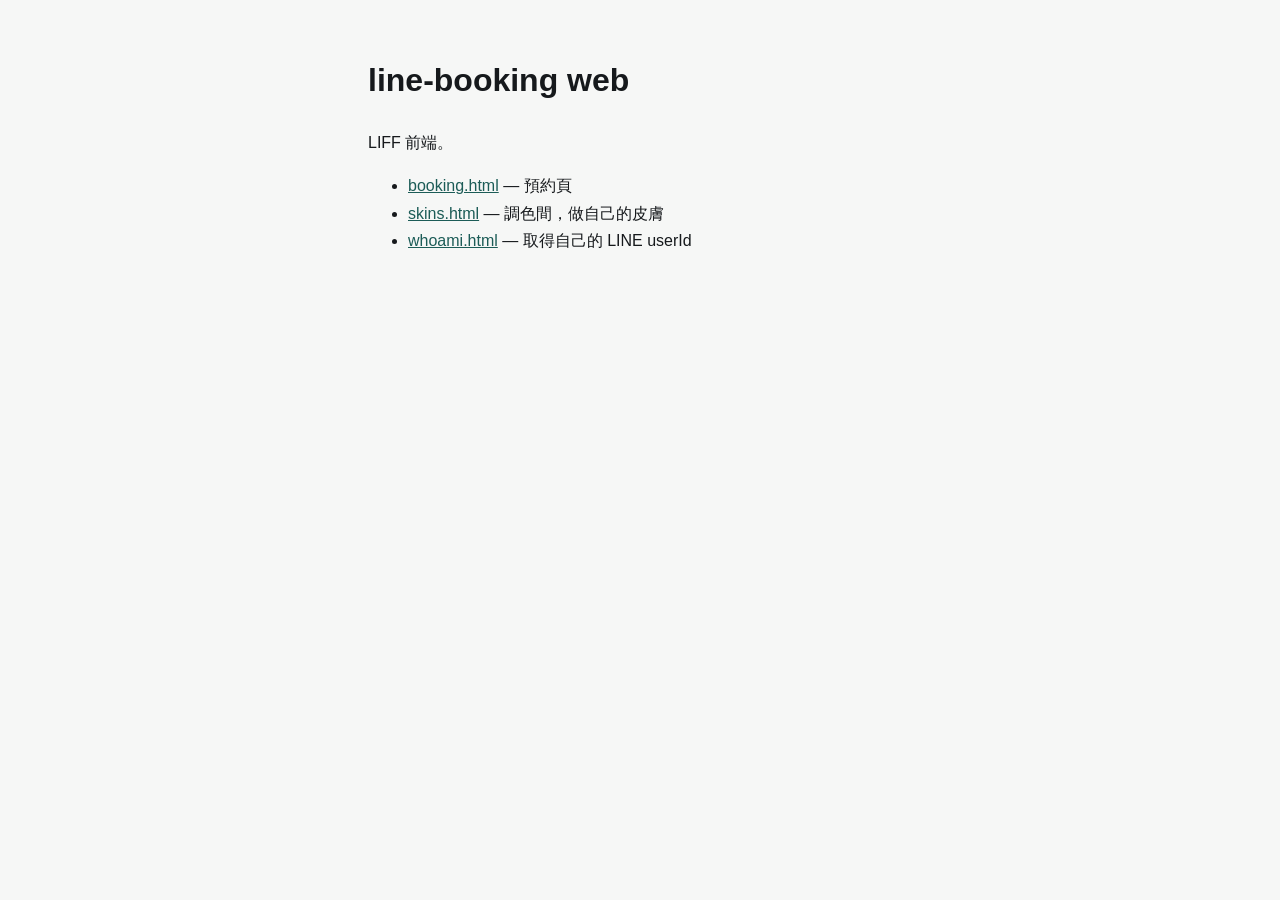
<file: index.html>
<!doctype html>
<html lang="zh-Hant">
<head>
<meta charset="utf-8">
<meta name="viewport" content="width=device-width,initial-scale=1">
<!-- 除錯頁：LINE 內建瀏覽器快取很兇，改完常常拿到舊版。
     meta 只是盡力而為（靜態站無法自訂 HTTP 標頭），真的沒更新時
     改用 https://liff.line.me/<liffId>?v=<隨便換一個數字> 一定繞得掉。 -->
<meta http-equiv="Cache-Control" content="no-cache, no-store, must-revalidate">
<meta http-equiv="Pragma" content="no-cache">
<meta http-equiv="Expires" content="0">
<title>line-booking web</title>
<style>
  body{margin:0;padding:2rem 1.25rem;background:#f6f7f6;color:#16191c;
    font:16px/1.7 -apple-system,BlinkMacSystemFont,"PingFang TC","Noto Sans TC",sans-serif}
  @media (prefers-color-scheme:dark){body{background:#111514;color:#e7ebe8}}
  .wrap{max-width:34rem;margin:0 auto}
  a{color:#1c5c57}
  @media (prefers-color-scheme:dark){a{color:#69c0b5}}
</style>
</head>
<body>
<div class="wrap">
  <h1>line-booking web</h1>
  <p>LIFF 前端。</p>
  <ul>
    <li><a href="booking.html">booking.html</a> — 預約頁</li>
    <li><a href="skins.html">skins.html</a> — 調色間，做自己的皮膚</li>
    <li><a href="whoami.html">whoami.html</a> — 取得自己的 LINE userId</li>
  </ul>
</div>
</body>
</html>
</file>
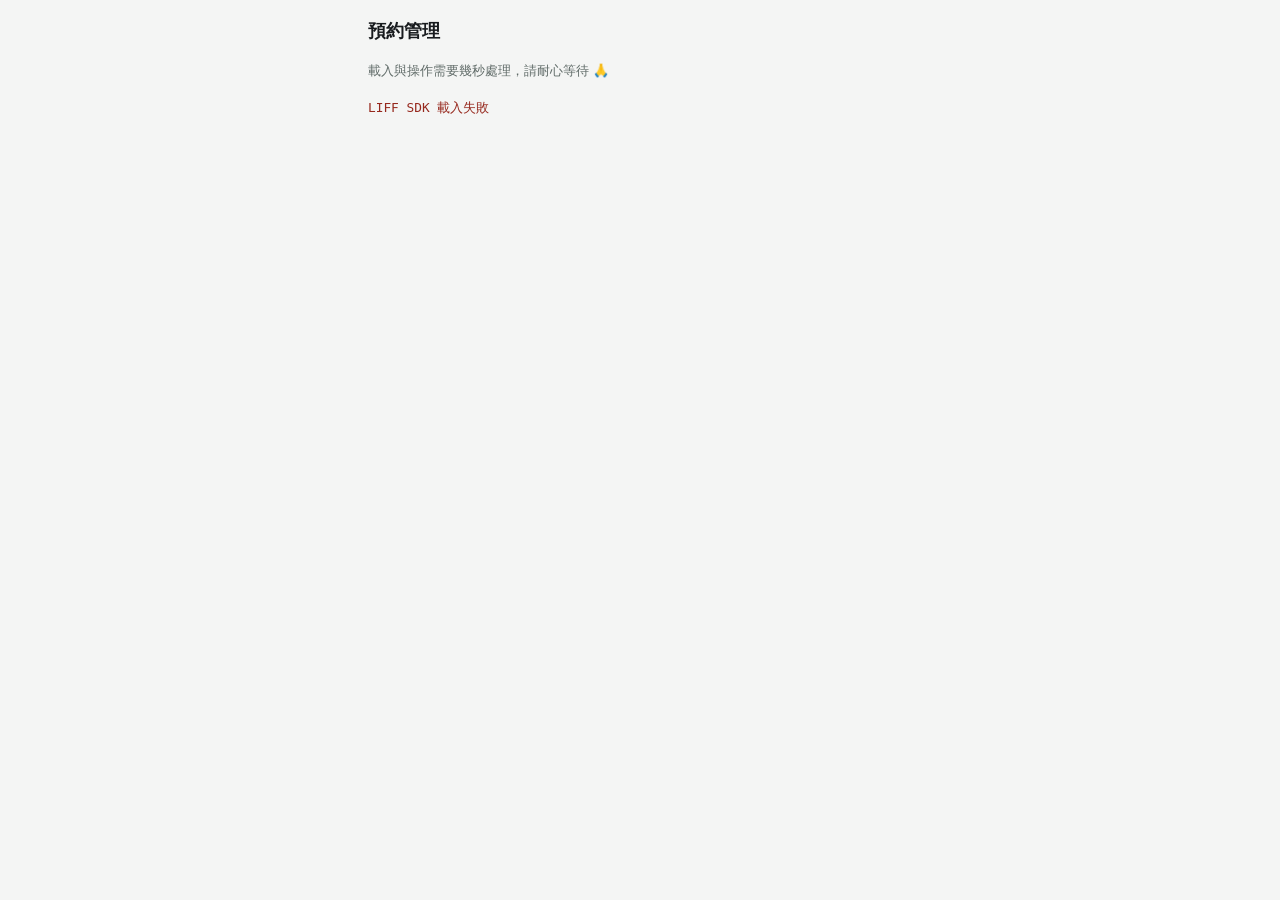
<file: admin.html>
<!doctype html>
<html lang="zh-Hant">
<head>
<meta charset="utf-8">
<meta name="viewport" content="width=device-width,initial-scale=1">
<meta http-equiv="Cache-Control" content="no-cache, no-store, must-revalidate">
<meta http-equiv="Pragma" content="no-cache">
<meta http-equiv="Expires" content="0">
<title>預約管理 — line-booking</title>
<style>
  :root{
    --bg:#f4f5f4; --card:#fff; --ink:#181b1e; --muted:#616c69;
    --rule:#d8ddda; --accent:#1c5c57; --accent-wash:#e2efec;
    --pend:#8a5709; --pend-wash:#f6e9d0;
    --ok:#276b4c; --ok-wash:#dcebe1;
    --err:#96281d; --err-wash:#f7e2de;
  }
  @media (prefers-color-scheme:dark){
    :root{--bg:#111514;--card:#191e1c;--ink:#e5e9e6;--muted:#96a19c;
          --rule:#2b3230;--accent:#6cc0b4;--accent-wash:#14302c;
          --pend:#e0a44f;--pend-wash:#31240f;
          --ok:#6bc194;--ok-wash:#152c20;
          --err:#e5877b;--err-wash:#301715;}
  }
  *{box-sizing:border-box}
  body{margin:0;background:var(--bg);color:var(--ink);
    font:16px/1.6 -apple-system,BlinkMacSystemFont,"PingFang TC","Noto Sans TC",sans-serif;
    padding:1rem 1rem 4rem;-webkit-font-smoothing:antialiased}
  .wrap{max-width:34rem;margin:0 auto;display:flex;flex-direction:column;gap:1rem}
  h1{font-size:1.15rem;margin:0}
  #status{font-size:.8rem;color:var(--muted);font-family:ui-monospace,monospace;margin:0}
  .hide{display:none}
  .card{background:var(--card);border:1px solid var(--rule);border-radius:.6rem;padding:1rem}

  .bar{display:flex;align-items:center;gap:.6rem}
  .bar h2{flex:1;text-align:center;font-size:1.02rem;margin:0;
    font-variant-numeric:tabular-nums}
  .bar button{font:inherit;width:2.4rem;height:2.4rem;border-radius:.45rem;cursor:pointer;
    border:1px solid var(--rule);background:var(--card);color:var(--ink)}

  ol.grid{list-style:none;margin: .8rem 0 0;padding:0;display:grid;
    grid-template-columns:repeat(7,1fr);gap:4px}
  ol.grid li{min-height:3.2rem}
  .day{width:100%;height:100%;border:1px solid var(--rule);border-radius:.4rem;
    background:var(--card);color:var(--ink);font:inherit;cursor:pointer;
    display:flex;flex-direction:column;align-items:center;justify-content:center;gap:.1rem;
    padding:.2rem}
  .day[data-state="closed"],.day[data-state="past"],.day[data-state="out_of_range"]{
    color:var(--muted);background:transparent;border-color:transparent;cursor:default}
  .day .n{font-variant-numeric:tabular-nums;font-weight:600}
  .day .b{font-size:.62rem;line-height:1.2;padding:.05em .4em;border-radius:.6em}
  .day .b.pend{background:var(--pend-wash);color:var(--pend)}
  .day .b.conf{background:var(--err-wash);color:var(--err)}
  .day[aria-selected="true"]{outline:2px solid var(--accent);outline-offset:-1px}
  .wk{list-style:none;margin:.8rem 0 0;padding:0;display:grid;
    grid-template-columns:repeat(7,1fr);gap:4px;
    font-size:.7rem;color:var(--muted);text-align:center}

  .slot{border:1px solid var(--rule);border-radius:.5rem;padding: .7rem .8rem;
    display:flex;flex-direction:column;gap:.5rem;margin-top:.6rem}
  .slot[data-state="closed"]{opacity:.55}
  .slot .head{display:flex;align-items:baseline;gap:.6rem;flex-wrap:wrap}
  .slot .time{font-weight:600;font-variant-numeric:tabular-nums}
  .tag{font-size:.7rem;padding:.1em .5em;border-radius:.6em;white-space:nowrap}
  .tag.open{background:var(--accent-wash);color:var(--accent)}
  .tag.booked{background:var(--pend-wash);color:var(--pend)}
  .tag.closed,.tag.past,.tag.out_of_range{background:transparent;color:var(--muted);
    border:1px solid var(--rule)}
  .tag.conflict{background:var(--err-wash);color:var(--err)}
  .tag.confirmed{background:var(--ok-wash);color:var(--ok)}
  .who{font-size:.92rem;display:flex;flex-direction:column;gap:.15rem}
  .who .note{color:var(--muted);font-size:.84rem;white-space:pre-wrap}
  .acts{display:flex;gap:.6rem;flex-wrap:wrap}
  .acts button{font:inherit;font-size:.9rem;padding:.5rem .9rem;border-radius:.45rem;cursor:pointer}
  .btn-ok{border:1px solid var(--accent);background:var(--accent);color:#fff}
  .btn-no{border:1px solid var(--err);background:transparent;color:var(--err)}
  .acts button:disabled{opacity:.5;cursor:default}
  .btn-sm{border:1px solid var(--rule);background:var(--card);color:var(--muted);
    font-size:.8rem !important;padding:.35rem .7rem !important}
  .dayacts{display:flex;gap:.5rem;flex-wrap:wrap;margin-top:.6rem}
  .acts label{display:flex;align-items:center;gap:.3rem;font-size:.82rem;color:var(--muted)}
  .msg{font-size:.85rem;color:var(--muted)}
  .msg[data-tone="error"]{color:var(--err)}
  button:focus-visible{outline:2px solid var(--accent);outline-offset:2px}
</style>
</head>
<body>
<div class="wrap">
  <h1>預約管理</h1>
  <p style="margin:0;font-size:.8rem;color:var(--muted)">載入與操作需要幾秒處理，請耐心等待 🙏</p>
  <p id="status">載入 LIFF SDK…</p>

  <div id="cal" class="card hide">
    <div class="bar">
      <button id="prev" type="button" aria-label="上個月">←</button>
      <h2 id="title"></h2>
      <button id="next" type="button" aria-label="下個月">→</button>
    </div>
    <ol class="wk"><li>一</li><li>二</li><li>三</li><li>四</li><li>五</li><li>六</li><li>日</li></ol>
    <ol class="grid" id="grid"></ol>
    <p class="msg" id="calmsg"></p>
  </div>

  <div id="daycard" class="card hide">
    <h2 id="daytitle" style="margin:0;font-size:1rem"></h2>
    <div class="dayacts acts">
      <button type="button" class="btn-sm" data-dact="open_day">整日開放</button>
      <button type="button" class="btn-sm" data-dact="close_day">整日公休</button>
      <button type="button" class="btn-sm" data-dact="reset">回預設</button>
      <button type="button" class="btn-sm" data-dact="reschedule">整日改期</button>
    </div>
    <div id="slots"></div>
    <p class="msg" id="daymsg"></p>
  </div>
</div>

<script src="https://static.line-scdn.net/liff/edge/2/sdk.js"></script>
<script>
(function () {
  'use strict';

  var LIFF_ID = '2011187534-7AVcJ9o4';   // admin-dev
  var GAS_URL = 'https://script.google.com/macros/s/AKfycbyxFgaXWd932IzRUb2wqH-r164B3t3K-F0gkxls9DpK7vfZR6_7DM1FeuJjGFTjh3R1Og/exec';

  var idToken = null;
  var cur = new Date(); cur.setDate(1);
  var selected = null;

  var $ = function (id) { return document.getElementById(id); };
  function setStatus(t, tone) {
    $('status').textContent = t || '';
    if (tone) $('status').style.color = 'var(--err)'; else $('status').style.color = '';
  }
  function esc(s) {
    return String(s).replace(/[&<>"]/g, function (c) {
      return { '&': '&amp;', '<': '&lt;', '>': '&gt;', '"': '&quot;' }[c];
    });
  }
  function pad(n) { return (n < 10 ? '0' : '') + n; }

  /* 過期頁面自救：偵測 + 自動重新登入，理由與 booking 頁相同 */
  function tokenStale() {
    try {
      var d = liff.getDecodedIDToken();
      return !d || !d.exp || (d.exp * 1000 - Date.now() < 60000);
    } catch (e) { return true; }
  }
  function relogin() {
    try {
      var last = Number(sessionStorage.getItem('lba.relogin') || 0);
      if (Date.now() - last < 120000) return false;
      sessionStorage.setItem('lba.relogin', String(Date.now()));
    } catch (e) {}
    setStatus('登入已過期，自動重新登入中…');
    try { liff.logout(); } catch (e) {}
    if (liff.isInClient && liff.isInClient()) {
      /* LIFF 瀏覽器內不可呼叫 liff.login()（會 400）——
         登入是 liff.init() 自動做的，logout 後 reload 即重新取得新 token */
      window.location.reload();
    } else {
      liff.login({ redirectUri: window.location.href });
    }
    return true;
  }
  window.addEventListener('pageshow', function (e) {
    if (e.persisted) window.location.reload();
  });

  /* text/plain 避開 preflight，理由同 booking 頁 */
  function call(action, payload) {
    if (tokenStale() && relogin()) return new Promise(function () {});
    payload = payload || {};
    payload.idToken = idToken;
    return fetch(GAS_URL, {
      method: 'POST',
      headers: { 'Content-Type': 'text/plain;charset=utf-8' },
      body: JSON.stringify({ action: action, payload: payload })
    }).then(function (r) { return r.text(); }).then(function (t) {
      var b; try { b = JSON.parse(t); } catch (e) {
        throw { code: 'BAD_RESPONSE', message: '後端回的不是 JSON（剛 deploy 完稍等重試）' };
      }
      if (!b.ok) {
        var err = b.error || { code: 'UNKNOWN', message: '未知錯誤' };
        if (err.code === 'UNAUTHORIZED' && relogin()) return new Promise(function () {});
        throw err;
      }
      return b.data;
    });
  }

  /* ── 月曆 ── */
  function loadMonth() {
    var y = cur.getFullYear(), m = cur.getMonth() + 1;
    $('title').textContent = y + ' 年 ' + m + ' 月';
    $('calmsg').textContent = '載入中…';
    $('grid').innerHTML = '';

    call('admin.getMonth', { year: y, month: m }).then(function (data) {
      $('calmsg').textContent = '';
      var first = (new Date(y, m - 1, 1).getDay() + 6) % 7;   /* 週一為每週首日 */
      var days = new Date(y, m, 0).getDate();
      var html = '';
      for (var i = 0; i < first; i++) html += '<li></li>';
      for (var d2 = 1; d2 <= days; d2++) {
        var ds = y + '-' + pad(m) + '-' + pad(d2);
        var x = data[ds] || { state: 'closed', pending: 0, conflict: false };
        var badges = '';
        if (x.pending) badges += '<span class="b pend">待' + x.pending + '</span>';
        if (x.conflict) badges += '<span class="b conf">衝突</span>';
        html += '<li><button type="button" class="day" data-date="' + ds + '"' +
                ' data-state="' + esc(x.state) + '"' +
                (selected === ds ? ' aria-selected="true"' : '') + '>' +
                '<span class="n">' + d2 + '</span>' + badges + '</button></li>';
      }
      $('grid').innerHTML = html;
    }).catch(function (e) {
      $('calmsg').textContent = (e.code ? e.code + '：' : '') + (e.message || e);
      $('calmsg').setAttribute('data-tone', 'error');
    });
  }

  /* ── 單日 ── */
  var STATE_TXT = { open: '開放中', booked: '有預約', closed: '未開放',
                    past: '已過期', out_of_range: '超出範圍' };

  function loadDay(ds) {
    selected = ds;
    $('daycard').classList.remove('hide');
    $('daytitle').textContent = ds;
    $('slots').innerHTML = '';
    $('daymsg').textContent = '載入中…';
    Array.prototype.forEach.call(document.querySelectorAll('.day'), function (el) {
      el.setAttribute('aria-selected', el.getAttribute('data-date') === ds ? 'true' : 'false');
    });

    call('admin.getDay', { date: ds }).then(function (data) {
      $('daymsg').textContent = '';
      var html = '';
      data.slots.forEach(function (s) {
        var st = s.booking && s.booking.status === 'confirmed' ? 'confirmed' : s.state;
        html += '<div class="slot" data-state="' + esc(s.state) + '">' +
          '<div class="head"><span class="time">' + esc(s.start) + ' – ' + esc(s.end) + '</span>' +
          '<span class="tag ' + esc(st) + '">' + esc(s.booking ?
              (s.booking.status === 'pending' ? '待確認' : '已確認') : (STATE_TXT[s.state] || s.state)) + '</span>' +
          (s.conflict ? '<span class="tag conflict">⚠ 與日曆行程重疊</span>' : '') +
          '</div>';
        if (s.booking) {
          var b = s.booking;
          html += '<div class="who"><span>' + esc(b.name) +
                  (b.phone ? '　<a href="tel:' + esc(b.phone) + '">' + esc(b.phone) + '</a>' : '') +
                  (b.hasLine ? '' : '　(無 LINE)') + '</span>' +
                  (b.note ? '<span class="note">' + esc(b.note) + '</span>' : '') + '</div>';
          if (b.status === 'pending') {
            html += '<div class="acts" data-bid="' + esc(b.bookingId) + '">' +
              '<button type="button" class="btn-ok" data-act="confirm">確認</button>' +
              '<button type="button" class="btn-no" data-act="reject">婉拒</button>' +
              '<label><input type="checkbox" data-block>同時封鎖</label></div>';
          } else if (b.status === 'confirmed') {
            /* v1.5 改期退場：與顧客人工談妥新時間後，把這筆從系統移出（不推播） */
            html += '<div class="acts" data-bid="' + esc(b.bookingId) + '">' +
              '<button type="button" class="btn-no" data-act="cancel">取消（已改期）</button></div>';
          }
        } else if (s.state === 'open' || s.state === 'closed') {
          /* 沒預約的格：單格開關。past / out_of_range 沒得調 */
          html += '<div class="acts" data-idx="' + s.idx + '">' +
            (s.state === 'closed'
              ? '<button type="button" class="btn-sm" data-sact="open">開放此格</button>'
              : '<button type="button" class="btn-sm" data-sact="close">關閉此格</button>') +
            '<button type="button" class="btn-sm" data-sact="reset">回預設</button></div>';
        }
        html += '</div>';
      });
      $('slots').innerHTML = html;
    }).catch(function (e) {
      $('daymsg').textContent = (e.code ? e.code + '：' : '') + (e.message || e);
      $('daymsg').setAttribute('data-tone', 'error');
    });
  }

  /* ── 確認 / 婉拒 ── */
  function act(box, action) {
    var bid = box.getAttribute('data-bid');
    var payload = { bookingId: bid };
    if (action === 'admin.cancelBooking') {
      /* v1.5：取消不推播——前提是新時間已人工談妥，這裡把前提講明 */
      if (!window.confirm('取消這筆預約？\n系統「不會」通知顧客——請確認已與顧客人工談妥改期。\n之後請把新時間記入你的主日曆。')) return;
    }
    if (action === 'admin.rejectBooking') {
      var reason = window.prompt('婉拒原因（會推播給客戶，可留空）', '');
      if (reason === null) return;                     // 按取消
      payload.reason = reason;
      var blockEl = box.querySelector('[data-block]');
      payload.block = !!(blockEl && blockEl.checked);
      if (payload.block && !window.confirm('確定同時封鎖這位客戶？此後其預約一律被拒。')) return;
    }
    Array.prototype.forEach.call(box.querySelectorAll('button'), function (b) { b.disabled = true; });
    $('daymsg').textContent = '處理中…';

    call(action, payload).then(function () {
      $('daymsg').textContent = '';
      loadDay(selected);   // 重拉單日與月曆徽章
      loadMonth();
    }).catch(function (e) {
      Array.prototype.forEach.call(box.querySelectorAll('button'), function (b) { b.disabled = false; });
      $('daymsg').textContent = '失敗 — ' + (e.code ? e.code + '：' : '') + (e.message || e);
      $('daymsg').setAttribute('data-tone', 'error');
    });
  }

  /* ── 事件 ── */
  $('prev').addEventListener('click', function () { cur.setMonth(cur.getMonth() - 1); loadMonth(); });
  $('next').addEventListener('click', function () { cur.setMonth(cur.getMonth() + 1); loadMonth(); });
  $('grid').addEventListener('click', function (e) {
    var el = e.target.closest ? e.target.closest('.day') : null;
    if (!el) return;
    var st = el.getAttribute('data-state');
    if (st === 'closed' || st === 'out_of_range') { /* 管理端也看得到公休日的預約狀況 */ }
    loadDay(el.getAttribute('data-date'));
  });
  $('slots').addEventListener('click', function (e) {
    var btn = e.target.closest ? e.target.closest('button[data-act]') : null;
    if (btn) {
      var box = btn.closest('.acts');
      var a = btn.getAttribute('data-act');
      act(box, a === 'confirm' ? 'admin.confirmBooking' :
               a === 'cancel'  ? 'admin.cancelBooking'  : 'admin.rejectBooking');
      return;
    }
    var sbtn = e.target.closest ? e.target.closest('button[data-sact]') : null;
    if (!sbtn) return;
    var sbox = sbtn.closest('.acts');
    setCall('admin.setSlot', {
      date: selected,
      slotIdx: Number(sbox.getAttribute('data-idx')),
      action: sbtn.getAttribute('data-sact')
    }, sbox);
  });

  document.querySelector('.dayacts').addEventListener('click', function (e) {
    var btn = e.target.closest ? e.target.closest('button[data-dact]') : null;
    if (!btn || !selected) return;
    var action = btn.getAttribute('data-dact');
    if (action === 'reschedule') {
      /* v1.5 整日改期：取消全日（不推播）＋自動公休 */
      if (!window.confirm(selected + ' 整日改期？\n該日「全部」系統預約會被取消且「不會」通知顧客\n（請確認新時間都已人工談妥），並自動設為整日公休。')) return;
      setCall('admin.rescheduleDay', { date: selected }, btn.parentElement);
      return;
    }
    if (action === 'close_day' && !window.confirm(selected + ' 整日設為公休？')) return;
    setCall('admin.setDay', { date: selected, action: action }, btn.parentElement);
  });

  function setCall(api, payload, box) {
    Array.prototype.forEach.call(box.querySelectorAll('button'), function (b) { b.disabled = true; });
    $('daymsg').textContent = '處理中…';
    call(api, payload).then(function (data) {
      /* .dayacts 是靜態元素，不像 #slots 會整塊重建，成功後必須自己解鎖 */
      Array.prototype.forEach.call(box.querySelectorAll('button'), function (b) { b.disabled = false; });
      $('daymsg').textContent = (data && data.cancelled)
        ? '整日改期完成：已取消 ' + data.cancelled.length + ' 筆（未推播）並設公休'
        : '';
      /* 裁決過的行為：close_day 壓不掉單格的 open override，後端會回報殘留 */
      if (data && data.remainingSlotOverrides && data.remainingSlotOverrides.length) {
        window.alert('⚠ 已設整日公休，但以下時段有「單格開放」設定仍然有效：\n' +
          data.remainingSlotOverrides.map(function (i) {
            return ['11:00','13:30','16:00','18:30','21:00'][i];
          }).join('、') + '\n要完全公休請把這些格「回預設」。');
      }
      loadDay(selected);
      loadMonth();
    }).catch(function (e2) {
      Array.prototype.forEach.call(box.querySelectorAll('button'), function (b) { b.disabled = false; });
      $('daymsg').textContent = '失敗 — ' + (e2.code ? e2.code + '：' : '') + (e2.message || e2);
      $('daymsg').setAttribute('data-tone', 'error');
    });
  }

  /* ── 起動 ── */
  if (typeof liff === 'undefined') { setStatus('LIFF SDK 載入失敗', 1); return; }
  liff.init({ liffId: LIFF_ID }).then(function () {
    if (!liff.isLoggedIn()) {
      setStatus('未登入，導向 LINE Login…');
      if (liff.isInClient && liff.isInClient()) { window.location.reload(); }
      else { liff.login({ redirectUri: window.location.href }); }
      return;
    }
    if (tokenStale() && relogin()) return;
    idToken = liff.getIDToken();
    setStatus('');
    $('cal').classList.remove('hide');
    loadMonth();
  }).catch(function (e) {
    setStatus('liff.init 失敗：' + (e && e.message ? e.message : e), 1);
  });
})();
</script>
</body>
</html>
</file>
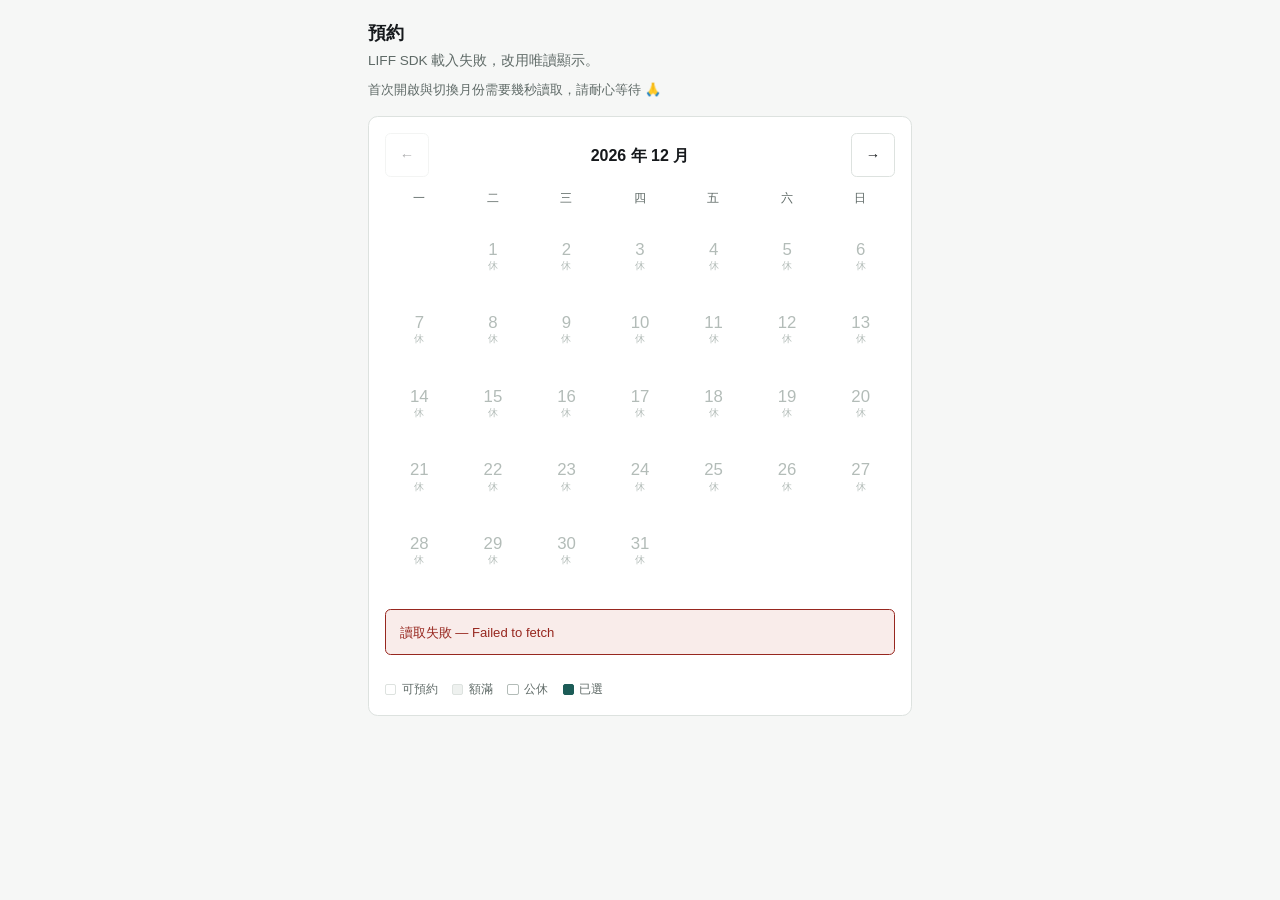
<file: booking.html>
<!doctype html>
<html lang="zh-Hant">
<head>
<meta charset="utf-8">
<meta name="viewport" content="width=device-width,initial-scale=1,viewport-fit=cover">
<meta http-equiv="Cache-Control" content="no-cache, no-store, must-revalidate">
<meta http-equiv="Pragma" content="no-cache">
<meta http-equiv="Expires" content="0">
<title>預約 — line-booking</title>
<link rel="stylesheet" href="assets/base.css">
</head>
<body class="lb-body">

<div class="lb-shell">

  <header class="lb-head">
    <h1>預約</h1>
    <p class="lb-sub" id="sub">載入中…</p>
    <p class="lb-notice">首次開啟與切換月份需要幾秒讀取，請耐心等待 🙏</p>
  </header>

  <!-- 皮膚切換條已移除（2026-08-26）：試皮膚改用調色間 skins.html，
       或網址加 ?skin=washi。日後皮膚選擇移到後台。 -->

  <main id="app"></main>

  <section class="lb-mine lb-hide" id="mine">
    <h2>我的預約</h2>
    <ul id="mineList"></ul>
    <p class="lb-notice">如需變更或取消，請直接與本店聯繫。</p>
  </section>

</div>

<script src="https://static.line-scdn.net/liff/edge/2/sdk.js"></script>

<script src="assets/config.js"></script>
<script src="assets/skin-engine.js"></script>

<!-- ── 皮膚 ────────────────────────────────────────────────────
     新增一個皮膚 = 在 skins/ 放一個檔 + 這裡加一行。就這樣。 -->
<script src="skins/classic.js"></script>
<script src="skins/washi.js"></script>
<script src="skins/neon.js"></script>
<script src="skins/ledger.js"></script>

<script src="assets/booking-core.js"></script>

<script>
(function () {
  'use strict';

  var CFG = window.LB_CONFIG;
  var sub = document.getElementById('sub');

  /* 皮膚仍照 DEFAULT_SKIN / ?skin= / localStorage 生效，只是不再給客戶選單 */
  LB.Skins.boot();

  /* ── 元件 ── */
  var app = new LB.Booking(document.getElementById('app'));

  function start(note) {
    sub.textContent = note;
    app.load();
  }

  /* ── 我的預約（唯讀，規格 §8.3）── */
  function loadMine() {
    if (LB.util.isMock()) return;
    LB.util.call('myBookings', {}).then(function (raw) {
      if (!raw || raw.ok === false) return;   // 讀不到就整區不顯示，不打擾預約主流程
      var list = (raw.data && raw.data.bookings) || [];
      var box = document.getElementById('mine');
      var ul = document.getElementById('mineList');
      if (!list.length) { box.classList.add('lb-hide'); return; }
      ul.textContent = '';
      list.forEach(function (b) {
        var li = document.createElement('li');
        li.setAttribute('data-status', b.status);
        li.textContent = b.date + '　' + b.start + ' – ' + b.end + '　' +
                         (b.status === 'confirmed' ? '已確認 ✅' : '待確認 ⏳');
        ul.appendChild(li);
      });
      box.classList.remove('lb-hide');
    }).catch(function () {});
  }
  document.getElementById('app').addEventListener('lb:booked', loadMine);

  if (LB.util.isMock()) {
    start('MOCK 模式 — 未設定 GAS_URL，資料為本機模擬，適合調樣式。');
    return;
  }

  if (typeof liff === 'undefined') {
    start('LIFF SDK 載入失敗，改用唯讀顯示。');
    return;
  }

  /* ── 過期頁面自救 ─────────────────────────────────────────────
   * LINE 內建瀏覽器常把整頁連同過期的 idToken 一起從快取撈回來，
   * 客戶看到的就是「登入已失效」死頁。三道防線：
   *   1. bfcache 撈回（pageshow persisted）→ 直接重新整理，重走 liff.init
   *   2. 每次打後端前檢查 token 快過期 → 自動重新登入
   *   3. 後端回 UNAUTHORIZED → 同樣自動重新登入
   * 重新登入走 redirect，LINE 內免輸入帳密，客戶只會看到閃一下。
   * sessionStorage 記時間戳防無限迴圈。
   */
  window.addEventListener('pageshow', function (e) {
    if (e.persisted) window.location.reload();
  });

  function tokenStale() {
    try {
      var d = liff.getDecodedIDToken();
      return !d || !d.exp || (d.exp * 1000 - Date.now() < 60000);
    } catch (e) { return true; }
  }

  function relogin() {
    try {
      var last = Number(sessionStorage.getItem('lb.relogin') || 0);
      if (Date.now() - last < 120000) return false;   // 2 分鐘內只試一次，防迴圈
      sessionStorage.setItem('lb.relogin', String(Date.now()));
    } catch (e) {}
    sub.textContent = '登入已過期，自動重新登入中…';
    try { liff.logout(); } catch (e) {}
    if (liff.isInClient && liff.isInClient()) {
      /* LIFF 瀏覽器內不可呼叫 liff.login()（會 400）——
         登入是 liff.init() 自動做的，logout 後 reload 即重新取得新 token */
      window.location.reload();
    } else {
      liff.login({ redirectUri: window.location.href });
    }
    return true;
  }

  LB.checkTokenStale = tokenStale;
  LB.onAuthError = relogin;

  liff.init({ liffId: CFG.LIFF_ID }).then(function () {
    if (!liff.isLoggedIn()) {
      if (liff.isInClient && liff.isInClient()) { window.location.reload(); }
      else { liff.login({ redirectUri: window.location.href }); }
      return;
    }
    if (tokenStale() && relogin()) return;   // init 撈回舊 session 的過期 token
    LB.idToken = liff.getIDToken() || null;
    return liff.getProfile().then(function (p) {
      start((p.displayName || '') + ' — 請選擇日期');
      loadMine();
    });
  }).catch(function (e) {
    start('LIFF 初始化失敗（' + (e && e.code ? e.code : '無 code') + '），資料可能無法載入。');
  });
})();
</script>

</body>
</html>
</file>
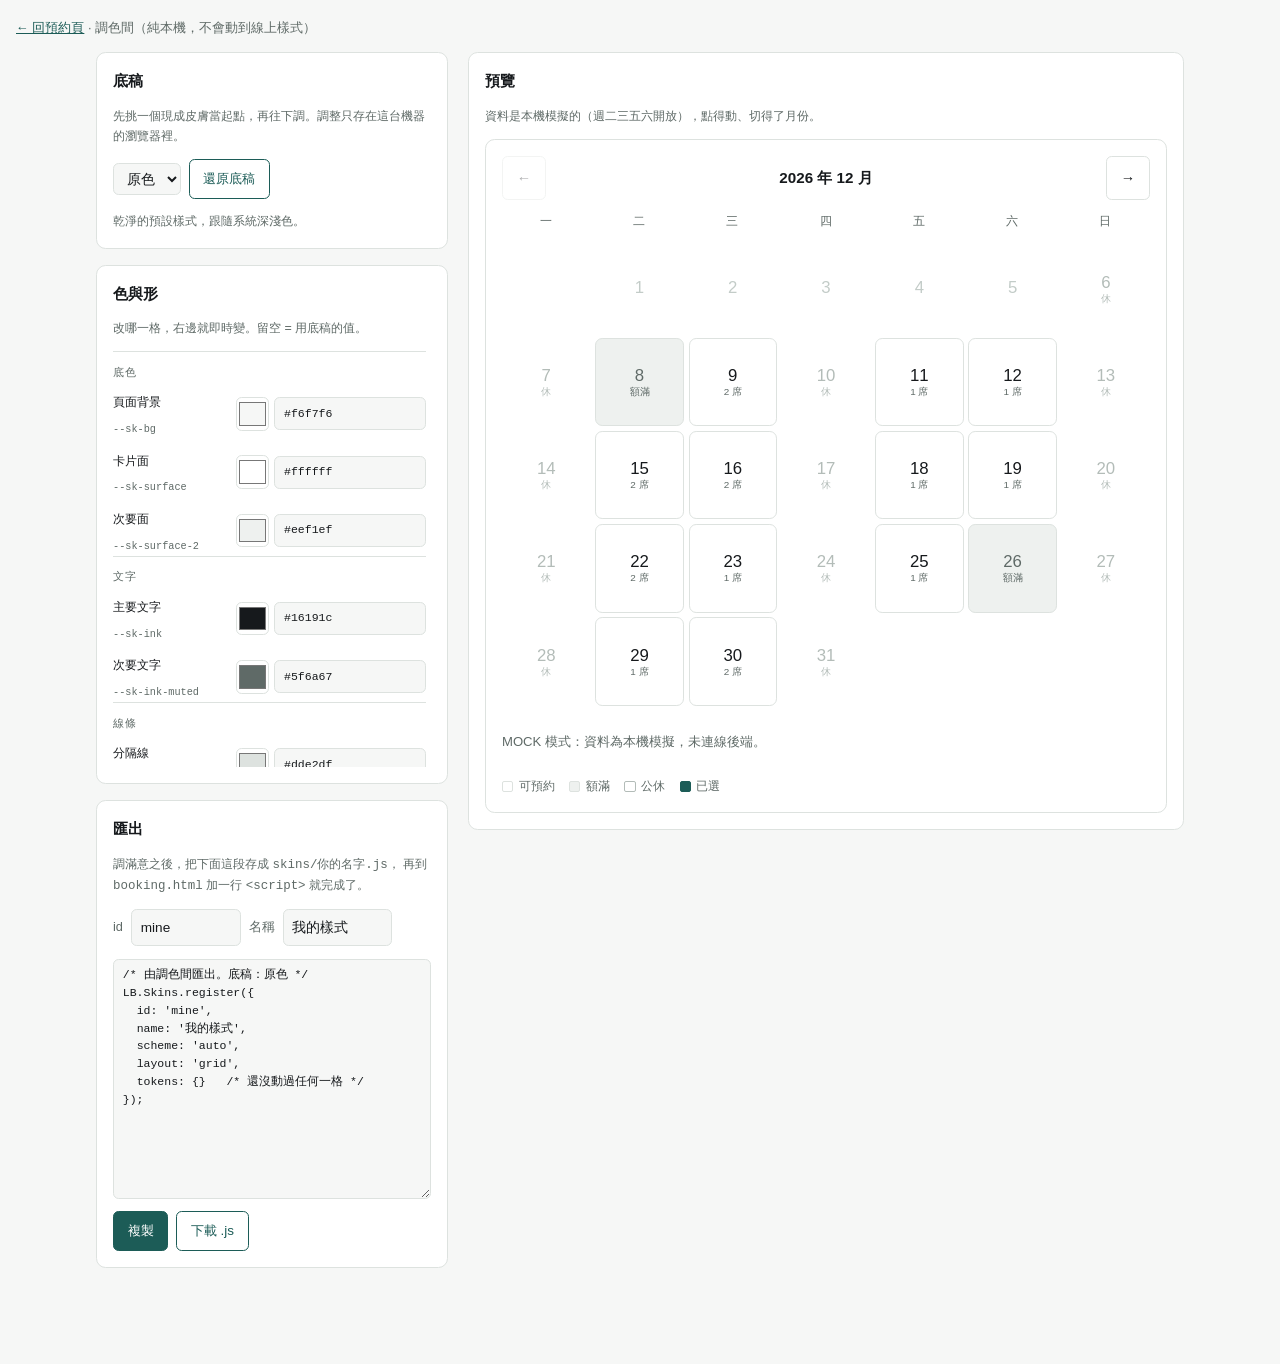
<file: skins.html>
<!doctype html>
<html lang="zh-Hant">
<head>
<meta charset="utf-8">
<meta name="viewport" content="width=device-width,initial-scale=1">
<meta http-equiv="Cache-Control" content="no-cache, no-store, must-revalidate">
<title>調色間 — line-booking</title>
<link rel="stylesheet" href="assets/base.css">
<style>
  /* 調色間自己的外殼。刻意也吃 token，這樣改色的效果一眼看得到。 */
  body.lb-body { padding-bottom: 6rem; }
  .lab { max-width: 68rem; margin: 0 auto; display: grid; gap: 1.25rem; }
  @media (min-width: 60rem) {
    .lab { grid-template-columns: 22rem 1fr; align-items: start; }
    .lab__preview { position: sticky; top: 1.1rem; }
  }
  .panel {
    background: var(--sk-surface); border: 1px solid var(--sk-rule);
    border-radius: var(--sk-radius); padding: 1rem;
    display: flex; flex-direction: column; gap: .8rem;
  }
  .panel h2 { margin: 0; font-size: .95rem; font-weight: 600; }
  .panel p.hint { margin: 0; font-size: .78rem; color: var(--sk-ink-muted); }
  .row { display: flex; gap: .5rem; align-items: center; flex-wrap: wrap; }
  .row label { font-size: .8rem; color: var(--sk-ink-muted); }
  select, input[type="text"], textarea {
    font: inherit; font-size: .85rem; color: var(--sk-ink);
    background: var(--sk-bg); border: 1px solid var(--sk-rule);
    border-radius: var(--sk-radius-sm); padding: .4rem .55rem;
  }
  input[type="color"] {
    width: 2.1rem; height: 2.1rem; padding: 0; border: 1px solid var(--sk-rule);
    border-radius: var(--sk-radius-sm); background: none; cursor: pointer; flex: none;
  }
  .btn {
    font: inherit; font-size: .84rem; padding: .5rem .85rem; cursor: pointer;
    border: 1px solid var(--sk-accent); border-radius: var(--sk-radius-sm);
    background: var(--sk-accent); color: var(--sk-accent-ink);
  }
  .btn.ghost { background: transparent; color: var(--sk-accent); }
  .btn:active { opacity: .75; }
  .grp { border-top: 1px solid var(--sk-rule); padding-top: .7rem; display: flex; flex-direction: column; gap: .45rem; }
  .grp > h3 {
    margin: 0; font-size: .68rem; letter-spacing: .1em; text-transform: uppercase;
    color: var(--sk-ink-muted); font-weight: 500;
  }
  .tok { display: grid; grid-template-columns: 1fr auto; gap: .4rem; align-items: center; }
  .tok__n { font-size: .78rem; }
  .tok__k { font-size: .64rem; color: var(--sk-ink-muted); font-family: ui-monospace, monospace; }
  .tok__c { display: flex; gap: .3rem; align-items: center; }
  .tok input[type="text"] { width: 9.5rem; font-family: ui-monospace, monospace; font-size: .72rem; }
  textarea { width: 100%; min-height: 15rem; font-family: ui-monospace, SFMono-Regular, Menlo, monospace; font-size: .72rem; line-height: 1.55; }
  .scroller { max-height: 26rem; overflow-y: auto; padding-right: .3rem; }
  .crumb { font-size: .8rem; color: var(--sk-ink-muted); margin: 0 0 .9rem; }
  .crumb a { color: var(--sk-accent); }
</style>
</head>
<body class="lb-body">

<p class="crumb"><a href="booking.html">← 回預約頁</a> · 調色間（純本機，不會動到線上樣式）</p>

<div class="lab">

  <!-- ── 控制盤 ── -->
  <div class="lab__ctl" style="display:flex;flex-direction:column;gap:1rem">

    <div class="panel">
      <h2>底稿</h2>
      <p class="hint">先挑一個現成皮膚當起點，再往下調。調整只存在這台機器的瀏覽器裡。</p>
      <div class="row">
        <select id="base"></select>
        <button class="btn ghost" id="reset" type="button">還原底稿</button>
      </div>
      <p class="hint" id="blurb"></p>
    </div>

    <div class="panel">
      <h2>色與形</h2>
      <p class="hint">改哪一格，右邊就即時變。留空 = 用底稿的值。</p>
      <div class="scroller" id="tokens"></div>
    </div>

    <div class="panel">
      <h2>匯出</h2>
      <p class="hint">調滿意之後，把下面這段存成 <code>skins/你的名字.js</code>，
        再到 <code>booking.html</code> 加一行 <code>&lt;script&gt;</code> 就完成了。</p>
      <div class="row">
        <label for="newId">id</label>
        <input type="text" id="newId" value="mine" size="10">
        <label for="newName">名稱</label>
        <input type="text" id="newName" value="我的樣式" size="10">
      </div>
      <textarea id="out" readonly spellcheck="false"></textarea>
      <div class="row">
        <button class="btn" id="copy" type="button">複製</button>
        <button class="btn ghost" id="dl" type="button">下載 .js</button>
      </div>
    </div>
  </div>

  <!-- ── 預覽 ── -->
  <div class="lab__preview">
    <div class="panel">
      <h2>預覽</h2>
      <p class="hint">資料是本機模擬的（週二三五六開放），點得動、切得了月份。</p>
      <div id="app"></div>
    </div>
  </div>

</div>

<script src="assets/config.js"></script>
<script>
  /* 調色間永遠走 MOCK，不碰後端 */
  window.LB_CONFIG.GAS_URL = '';
</script>
<script src="assets/skin-engine.js"></script>
<script src="skins/classic.js"></script>
<script src="skins/washi.js"></script>
<script src="skins/neon.js"></script>
<script src="skins/ledger.js"></script>
<script src="assets/booking-core.js"></script>

<script>
(function () {
  'use strict';

  var $ = function (id) { return document.getElementById(id); };
  var Sk = LB.Skins;

  Sk.boot();
  var app = new LB.Booking($('app'));
  app.load();

  /* ── 底稿選單 ── */
  var base = $('base');
  Sk.list().forEach(function (s) {
    var o = document.createElement('option');
    o.value = s.id; o.textContent = s.name;
    base.appendChild(o);
  });
  base.value = (Sk.current() || {}).id || '';
  showBlurb();

  base.addEventListener('change', function () {
    Sk.clearOverrides();
    Sk.apply(base.value);
    showBlurb();
    fillInputs();
    render();
  });

  $('reset').addEventListener('click', function () {
    Sk.clearOverrides();
    fillInputs();
    render();
  });

  function showBlurb() {
    var s = Sk.get(base.value);
    $('blurb').textContent = s ? s.blurb : '';
  }

  /* ── token 編輯器 ── */
  var host = $('tokens');
  var inputs = {};
  var groups = {};

  Sk.TOKENS.forEach(function (t) {
    if (!groups[t.g]) {
      var g = document.createElement('div');
      g.className = 'grp';
      g.innerHTML = '<h3>' + t.g + '</h3>';
      host.appendChild(g);
      groups[t.g] = g;
    }
    var row = document.createElement('div');
    row.className = 'tok';
    row.innerHTML =
      '<span><span class="tok__n">' + t.n + '</span><br>' +
      '<span class="tok__k">' + t.k + '</span></span>' +
      '<span class="tok__c"></span>';
    var cell = row.querySelector('.tok__c');

    var txt = document.createElement('input');
    txt.type = 'text';
    txt.setAttribute('aria-label', t.n);

    var col = null;
    if (t.t === 'color') {
      col = document.createElement('input');
      col.type = 'color';
      col.setAttribute('aria-label', t.n + ' 色票');
      col.addEventListener('input', function () {
        txt.value = col.value;
        Sk.setOverride(t.k, col.value);
        render();
      });
      cell.appendChild(col);
    }

    txt.addEventListener('input', function () {
      Sk.setOverride(t.k, txt.value.trim());
      if (col && /^#[0-9a-f]{6}$/i.test(txt.value.trim())) col.value = txt.value.trim();
      render();
    });

    cell.appendChild(txt);
    groups[t.g].appendChild(row);
    inputs[t.k] = { txt: txt, col: col, def: t };
  });

  function fillInputs() {
    Object.keys(inputs).forEach(function (k) {
      var v = Sk.effective(k) || '';
      inputs[k].txt.value = v;
      if (inputs[k].col && /^#[0-9a-f]{6}$/i.test(v)) inputs[k].col.value = v;
    });
  }
  fillInputs();

  /* ── 匯出 ── */
  function quote(s) { return "'" + String(s).replace(/\\/g, '\\\\').replace(/'/g, "\\'") + "'"; }

  function build() {
    var src = Sk.get(base.value) || { layout: 'grid', scheme: 'auto', fonts: [] };
    var ov = Sk.getOverrides();
    var keys = Object.keys(ov);
    var id = ($('newId').value || 'mine').toLowerCase().replace(/[^a-z0-9_-]/g, '') || 'mine';
    var name = $('newName').value || id;

    var lines = [];
    lines.push('/* 由調色間匯出。底稿：' + (src.name || base.value) + ' */');
    lines.push('LB.Skins.register({');
    lines.push('  id: ' + quote(id) + ',');
    lines.push('  name: ' + quote(name) + ',');
    lines.push('  scheme: ' + quote(src.scheme || 'auto') + ',');
    lines.push('  layout: ' + quote(src.layout || 'grid') + ',');
    if (src.fonts && src.fonts.length) {
      lines.push('  fonts: [' + src.fonts.map(quote).join(', ') + '],');
    }
    if (!keys.length) {
      lines.push('  tokens: {}   /* 還沒動過任何一格 */');
    } else {
      lines.push('  tokens: {');
      keys.forEach(function (k, i) {
        lines.push('    ' + quote(k) + ': ' + quote(ov[k]) + (i < keys.length - 1 ? ',' : ''));
      });
      lines.push('  }');
    }
    lines.push('});');
    if (src.css) {
      lines.push('');
      lines.push('/* 底稿 ' + (src.name || base.value) + ' 另外帶了一段自訂 CSS，');
      lines.push('   調色間不會動它。要一起搬過來的話，複製 skins/' + base.value + '.js');
      lines.push('   裡的 css 欄位貼進上面的 register({ ... }) 即可。 */');
    }
    return lines.join('\n');
  }

  function render() {
    $('out').value = build();
  }
  ['newId', 'newName'].forEach(function (id) {
    $(id).addEventListener('input', render);
  });
  render();

  $('copy').addEventListener('click', function () {
    var ta = $('out');
    var done = function () {
      $('copy').textContent = '已複製 ✓';
      setTimeout(function () { $('copy').textContent = '複製'; }, 1600);
    };
    if (navigator.clipboard && navigator.clipboard.writeText) {
      navigator.clipboard.writeText(ta.value).then(done, legacy);
    } else { legacy(); }
    function legacy() {
      ta.removeAttribute('readonly');
      ta.select(); ta.setSelectionRange(0, ta.value.length);
      try { document.execCommand('copy'); done(); } catch (e) {}
      ta.setAttribute('readonly', '');
    }
  });

  $('dl').addEventListener('click', function () {
    var id = ($('newId').value || 'mine').toLowerCase().replace(/[^a-z0-9_-]/g, '') || 'mine';
    var blob = new Blob([$('out').value], { type: 'text/javascript' });
    var a = document.createElement('a');
    a.href = URL.createObjectURL(blob);
    a.download = id + '.js';
    document.body.appendChild(a);
    a.click();
    document.body.removeChild(a);
    setTimeout(function () { URL.revokeObjectURL(a.href); }, 4000);
  });
})();
</script>

</body>
</html>
</file>
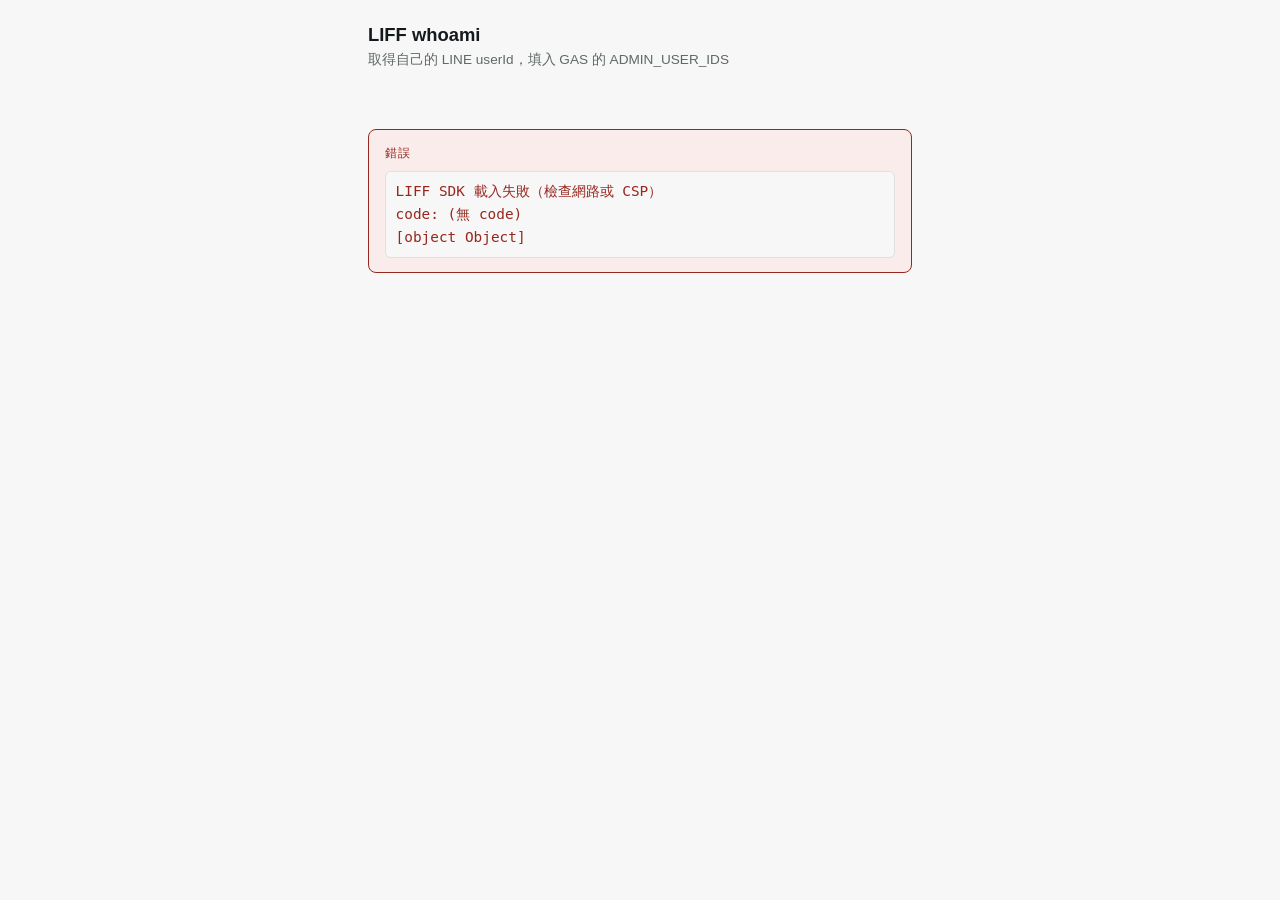
<file: whoami.html>
<!doctype html>
<html lang="zh-Hant">
<head>
<meta charset="utf-8">
<meta name="viewport" content="width=device-width,initial-scale=1">
<!-- 除錯頁：LINE 內建瀏覽器快取很兇，改完常常拿到舊版。
     meta 只是盡力而為（靜態站無法自訂 HTTP 標頭），真的沒更新時
     改用 https://liff.line.me/<liffId>?v=<隨便換一個數字> 一定繞得掉。 -->
<meta http-equiv="Cache-Control" content="no-cache, no-store, must-revalidate">
<meta http-equiv="Pragma" content="no-cache">
<meta http-equiv="Expires" content="0">
<title>LIFF whoami — line-booking</title>
<style>
  :root{
    --bg:#f6f7f6; --card:#fff; --ink:#16191c; --muted:#5f6a67;
    --rule:#dde2df; --ok:#1c5c57; --err:#97271f; --errbg:#f9ecea;
  }
  @media (prefers-color-scheme:dark){
    :root{--bg:#111514;--card:#181d1c;--ink:#e7ebe8;--muted:#98a39f;
          --rule:#2b3230;--ok:#69c0b5;--err:#e58278;--errbg:#331916;}
  }
  *{box-sizing:border-box}
  body{margin:0;background:var(--bg);color:var(--ink);
    font:16px/1.6 -apple-system,BlinkMacSystemFont,"PingFang TC","Noto Sans TC",sans-serif;
    padding:1.25rem 1rem 3rem;-webkit-font-smoothing:antialiased}
  .wrap{max-width:34rem;margin:0 auto;display:flex;flex-direction:column;gap:1rem}
  h1{font-size:1.15rem;margin:0}
  .sub{color:var(--muted);font-size:.85rem;margin:0}
  .card{background:var(--card);border:1px solid var(--rule);border-radius:.6rem;padding:1rem;
    display:flex;flex-direction:column;gap:.85rem}
  .field{display:flex;flex-direction:column;gap:.35rem}
  .k{font-size:.72rem;letter-spacing:.08em;text-transform:uppercase;color:var(--muted)}
  .v{font-family:ui-monospace,SFMono-Regular,Menlo,monospace;font-size:.9rem;
    word-break:break-all;white-space:pre-wrap;background:var(--bg);border:1px solid var(--rule);
    border-radius:.35rem;padding:.5rem .6rem}
  .pass{color:var(--ok);font-weight:600}
  .fail{color:var(--err);font-weight:600}
  button:disabled{opacity:.5;cursor:default}
  button{font:inherit;font-size:.9rem;padding:.6rem 1rem;border-radius:.4rem;
    border:1px solid var(--ok);background:var(--ok);color:#fff;cursor:pointer;width:100%}
  button.ghost{background:transparent;color:var(--ok)}
  button:active{opacity:.75}
  .err{background:var(--errbg);border:1px solid var(--err);color:var(--err);
    border-radius:.5rem;padding:.9rem 1rem;display:flex;flex-direction:column;gap:.5rem}
  .err .k{color:var(--err)}
  .warn{font-size:.8rem;color:var(--muted);line-height:1.5}
  #status{font-size:.8rem;color:var(--muted);font-family:ui-monospace,monospace}
  .hide{display:none}
  img.avatar{width:56px;height:56px;border-radius:50%;border:1px solid var(--rule)}
</style>
</head>
<body>
<div class="wrap">
  <div>
    <h1>LIFF whoami</h1>
    <p class="sub">取得自己的 LINE userId，填入 GAS 的 ADMIN_USER_IDS</p>
  </div>

  <p id="status">載入 LIFF SDK…</p>

  <div id="error" class="err hide">
    <span class="k">錯誤</span>
    <div id="errBody"></div>
  </div>

  <div id="result" class="card hide">
    <img id="avatar" class="avatar hide" alt="">
    <div class="field">
      <span class="k">userId — 這串才是你要的</span>
      <div class="v" id="userId"></div>
      <button id="copyId">複製 userId</button>
    </div>
    <div class="field">
      <span class="k">displayName</span>
      <div class="v" id="displayName"></div>
    </div>
    <div class="field">
      <span class="k">環境</span>
      <div class="v" id="env"></div>
    </div>
  </div>

  <div id="tokenCard" class="card hide">
    <div class="field">
      <span class="k">ID Token — 測 verifyIdToken 時才需要</span>
      <button id="copyToken" class="ghost">複製 ID Token</button>
      <p class="warn">這是短效憑證，用來驗證後端的 verifyIdToken。
        不要貼進聊天室、不要提交進版控。過期後重開此頁即可取得新的。</p>
    </div>
  </div>

  <div id="backendCard" class="card hide">
    <div class="field">
      <span class="k">後端 whoami — 端到端驗證</span>
      <p class="warn">按下去會一次驗證四件事：<b>瀏覽器層 CORS</b>、後端
        <b>verifyIdToken</b>、<b>isAdmin</b> 判定、<b>isFriend</b> 好友查詢。</p>
      <button id="callBackend">呼叫後端 whoami</button>
    </div>
    <div id="backendOut" class="field hide">
      <span class="k">判讀</span>
      <div class="v" id="backendVerdict"></div>
      <span class="k">原始回應</span>
      <div class="v" id="backendRaw"></div>
    </div>
  </div>
</div>

<script src="https://static.line-scdn.net/liff/edge/2/sdk.js"></script>
<script>
(function () {
  'use strict';

  // booking-dev。要改用 admin-dev 就換成 2011187534-7AVcJ9o4
  var LIFF_ID = '2011187534-1zGL0McE';

  // 正本部署端點。換網址等於這裡也要改，所以 clasp deploy 一定要帶 -i
  var GAS_URL = 'https://script.google.com/macros/s/AKfycbyxFgaXWd932IzRUb2wqH-r164B3t3K-F0gkxls9DpK7vfZR6_7DM1FeuJjGFTjh3R1Og/exec';

  // aud 應等於 LOGIN_CHANNEL_ID；不符代表 LIFF 與 Login channel 對不起來
  var EXPECT_AUD = '2011187534';

  var $ = function (id) { return document.getElementById(id); };

  function setStatus(t) { $('status').textContent = t; }

  function fail(where, e) {
    setStatus('');
    $('error').classList.remove('hide');
    var code = (e && e.code) ? e.code : '(無 code)';
    var msg = (e && e.message) ? e.message : String(e);
    $('errBody').innerHTML =
      '<div class="v">' + where + '\ncode: ' + esc(code) + '\n' + esc(msg) + '</div>';
  }

  function esc(s) {
    return String(s).replace(/[&<>]/g, function (c) {
      return { '&': '&amp;', '<': '&lt;', '>': '&gt;' }[c];
    });
  }

  // LINE 內建瀏覽器對 navigator.clipboard 支援不一致，保留 execCommand 後備
  function copy(text, btn, label) {
    var done = function () {
      var old = btn.textContent;
      btn.textContent = '已複製 ✓';
      setTimeout(function () { btn.textContent = old; }, 1600);
    };
    if (navigator.clipboard && navigator.clipboard.writeText) {
      navigator.clipboard.writeText(text).then(done, function () { legacy(text, done, label); });
    } else {
      legacy(text, done, label);
    }
  }

  function legacy(text, done, label) {
    var ta = document.createElement('textarea');
    ta.value = text;
    ta.setAttribute('readonly', '');
    ta.style.position = 'fixed';
    ta.style.opacity = '0';
    document.body.appendChild(ta);
    ta.select();
    ta.setSelectionRange(0, text.length);
    var ok = false;
    try { ok = document.execCommand('copy'); } catch (e) { ok = false; }
    document.body.removeChild(ta);
    if (ok) { done(); } else { window.prompt('自動複製失敗，請手動選取' + label + '：', text); }
  }

  function mark(ok, text) {
    return '<span class="' + (ok ? 'pass' : 'fail') + '">' +
           (ok ? '\u2713' : '\u2717') + ' ' + esc(text) + '</span>';
  }

  /**
   * 呼叫後端 whoami。
   * Content-Type 必須是 text/plain：GAS 的 /exec 不處理 preflight 的 OPTIONS，
   * 用 application/json 會觸發 preflight，整個請求會被瀏覽器擋掉（規格 §8.1）。
   */
  function callWhoami(idToken, frontUserId) {
    var btn = $('callBackend');
    btn.disabled = true;
    btn.textContent = '呼叫中…';
    var t0 = Date.now();

    fetch(GAS_URL, {
      method: 'POST',
      headers: { 'Content-Type': 'text/plain;charset=utf-8' },
      body: JSON.stringify({ action: 'whoami', payload: { idToken: idToken } })
    }).then(function (res) {
      return res.text().then(function (text) {
        return { status: res.status, text: text };
      });
    }).then(function (r) {
      $('backendOut').classList.remove('hide');
      $('backendRaw').textContent =
        'HTTP ' + r.status + ' \u00b7 ' + (Date.now() - t0) + ' ms\n' + r.text;
      var body;
      try {
        body = JSON.parse(r.text);
      } catch (e) {
        $('backendVerdict').innerHTML =
          mark(true, 'CORS 通過（回應讀得到）') + '\n' +
          mark(false, '回應不是 JSON') + '\n' +
          'GAS 丟了 HTML 錯誤頁。多半是部署版本有問題，或 /exec 網址不對。';
        return;
      }
      renderVerdict(body, frontUserId);
    }).catch(function (e) {
      // fetch 直接 reject = 請求沒送出或回應被瀏覽器擋下，這正是本頁最想驗的一件事
      $('backendOut').classList.remove('hide');
      $('backendRaw').textContent = String(e);
      $('backendVerdict').innerHTML =
        mark(false, '請求沒送達，或回應被瀏覽器擋下') + '\n' +
        'fetch 直接 reject。最可能是 CORS 被擋（檢查 Content-Type 有沒有被改成 ' +
        'application/json），其次是網路不通。';
    }).then(function () {
      btn.disabled = false;
      btn.textContent = '再呼叫一次';
    });
  }

  function renderVerdict(body, frontUserId) {
    var out = [mark(true, 'CORS 通過（回應讀得到）')];

    if (!body.ok) {
      var code = (body.error && body.error.code) || '(無 code)';
      var msg = (body.error && body.error.message) || '';
      out.push(mark(false, '後端拒絕：' + code));
      out.push(esc(msg));
      if (msg.indexOf('未知的 action') !== -1) {
        out.push('\n\u26a0 後端不認得 whoami：程式碼推上去了，但<b>部署還停在舊版本</b>。\n' +
                 '要跑 clasp deploy -i &lt;deploymentId&gt; 才會生效。');
      }
      $('backendVerdict').innerHTML = out.join('\n');
      return;
    }

    var d = body.data || {};
    var same = (d.userId === frontUserId);
    out.push(mark(true, 'verifyIdToken 通過'));
    out.push(mark(same, same ? 'userId 與前端相符' : 'userId 與前端不符 —— ' + d.userId));
    out.push(mark(d.isAdmin === true, 'isAdmin = ' + d.isAdmin));
    out.push(d.isFriend === null
      ? mark(false, 'isFriend = null（好友查詢失敗，去看 GAS log）')
      : mark(d.isFriend === true, 'isFriend = ' + d.isFriend));
    out.push(mark(d.tokenAudience === EXPECT_AUD, 'aud = ' + d.tokenAudience));
    out.push('exp: ' + esc(d.tokenExpiresAt || '(無)'));
    $('backendVerdict').innerHTML = out.join('\n');
  }

  if (typeof liff === 'undefined') {
    fail('LIFF SDK 載入失敗（檢查網路或 CSP）', {});
    return;
  }

  setStatus('liff.init…');

  liff.init({ liffId: LIFF_ID }).then(function () {
    var inClient = liff.isInClient();
    setStatus('init OK · SDK ' + liff.getVersion() + ' · ' +
      (inClient ? 'LINE 內建瀏覽器' : '外部瀏覽器'));

    if (!liff.isLoggedIn()) {
      setStatus('未登入，導向 LINE Login…');
      liff.login();
      return;
    }

    return liff.getProfile().then(function (p) {
      $('result').classList.remove('hide');
      $('userId').textContent = p.userId;
      $('displayName').textContent = p.displayName || '(未設定)';
      $('env').textContent =
        'inClient: ' + inClient + '\nos: ' + liff.getOS() +
        '\nlanguage: ' + liff.getLanguage() +
        '\nliffId: ' + LIFF_ID;

      if (p.pictureUrl) {
        $('avatar').src = p.pictureUrl;
        $('avatar').classList.remove('hide');
      }

      $('copyId').addEventListener('click', function () {
        copy(p.userId, $('copyId'), ' userId');
      });

      var idToken = liff.getIDToken();
      if (idToken) {
        $('tokenCard').classList.remove('hide');
        $('copyToken').addEventListener('click', function () {
          copy(idToken, $('copyToken'), ' ID Token');
        });

        $('backendCard').classList.remove('hide');
        $('callBackend').addEventListener('click', function () {
          callWhoami(idToken, p.userId);
        });
      }
    });
  }).catch(function (e) {
    fail('liff.init 或 getProfile 失敗', e);
  });
})();
</script>
</body>
</html>
</file>
<file: assets/base.css>
/* ═══════════════════════════════════════════════════════════════
   line-booking — 結構層 CSS
   ───────────────────────────────────────────────────────────────
   這一層負責「版面與可用性」，不負責「長相」。
   規則：這個檔案裡不准出現寫死的顏色、字體、圓角、陰影，
         一律走 --sk-* token，皮膚才有東西可以改。

   皮膚可以安全依賴的 class / 屬性，見 docs/SKIN.md。
   ═══════════════════════════════════════════════════════════════ */

/* ── 預設 token（= classic 皮膚的基準值）────────────────────── */
:root {
  --sk-bg:            #f6f7f6;
  --sk-surface:       #ffffff;
  --sk-surface-2:     #eef1ef;
  --sk-ink:           #16191c;
  --sk-ink-muted:     #5f6a67;
  --sk-rule:          #dde2df;

  --sk-accent:        #1c5c57;
  --sk-accent-ink:    #ffffff;
  --sk-accent-wash:   #e2efec;

  --sk-open-bg:       var(--sk-surface);
  --sk-open-ink:      var(--sk-ink);
  --sk-open-rule:     var(--sk-rule);

  --sk-closed-bg:     transparent;
  --sk-closed-ink:    #b3bcb8;
  --sk-closed-rule:   transparent;

  --sk-full-bg:       var(--sk-surface-2);
  --sk-full-ink:      var(--sk-ink-muted);

  --sk-past-ink:      #c3ccc8;

  --sk-sel-bg:        var(--sk-accent);
  --sk-sel-ink:       var(--sk-accent-ink);
  --sk-sel-rule:      var(--sk-accent);

  --sk-danger:        #97271f;
  --sk-danger-wash:   #f9ecea;

  --sk-font:          -apple-system, BlinkMacSystemFont, "PingFang TC", "Noto Sans TC", sans-serif;
  --sk-font-num:      var(--sk-font);
  --sk-size:          16px;
  --sk-line:          1.6;
  --sk-day-size:      1.05rem;
  --sk-day-weight:    500;
  --sk-tracking:      0;
  --sk-label-case:    none;

  --sk-radius:        .6rem;
  --sk-radius-sm:     .35rem;
  --sk-cell-radius:   .45rem;
  --sk-cell-ratio:    1 / 1;
  --sk-gap:           .3rem;
  --sk-pad:           1rem;
  --sk-maxw:          34rem;

  --sk-shadow:        none;
  --sk-cell-shadow:   none;
  --sk-sel-shadow:    none;
  --sk-motion:        140ms ease;

  --sk-deco-display:  block;   /* 皮膚不用裝飾層時設成 none */
}

@media (prefers-color-scheme: dark) {
  :root:not([data-scheme="light"]) {
    --sk-bg:          #111514;
    --sk-surface:     #181d1c;
    --sk-surface-2:   #212827;
    --sk-ink:         #e7ebe8;
    --sk-ink-muted:   #98a39f;
    --sk-rule:        #2b3230;
    --sk-accent:      #69c0b5;
    --sk-accent-ink:  #08201e;
    --sk-accent-wash: #17302d;
    --sk-closed-ink:  #4b5553;
    --sk-past-ink:    #3f4846;
    --sk-danger:      #e58278;
    --sk-danger-wash: #331916;
  }
}

/* ── 骨架 ────────────────────────────────────────────────────── */

* { box-sizing: border-box; }

body.lb-body {
  margin: 0;
  padding: 1.1rem 1rem 4rem;
  background: var(--sk-bg);
  color: var(--sk-ink);
  font-family: var(--sk-font);
  font-size: var(--sk-size);
  line-height: var(--sk-line);
  letter-spacing: var(--sk-tracking);
  -webkit-font-smoothing: antialiased;
  -webkit-text-size-adjust: 100%;
}

.lb-shell {
  max-width: var(--sk-maxw);
  margin: 0 auto;
  display: flex;
  flex-direction: column;
  gap: 1rem;
}

.lb-head { display: flex; flex-direction: column; gap: .2rem; }
.lb-head h1 { margin: 0; font-size: 1.15rem; font-weight: 600; }
.lb-head .lb-sub { margin: 0; color: var(--sk-ink-muted); font-size: .85rem; }

/* ── 月曆 ────────────────────────────────────────────────────── */

.lb-cal {
  background: var(--sk-surface);
  border: 1px solid var(--sk-rule);
  border-radius: var(--sk-radius);
  box-shadow: var(--sk-shadow);
  padding: var(--sk-pad);
  display: flex;
  flex-direction: column;
  gap: .75rem;
}

.lb-cal__bar {
  display: flex;
  align-items: center;
  justify-content: space-between;
  gap: .5rem;
}

.lb-cal__title {
  margin: 0;
  font-size: 1rem;
  font-weight: 600;
  font-family: var(--sk-font-num);
  font-variant-numeric: tabular-nums;
  text-transform: var(--sk-label-case);
}

.lb-nav {
  font: inherit;
  font-size: .9rem;
  line-height: 1;
  padding: .5rem .8rem;
  min-width: 2.75rem;
  min-height: 2.75rem;
  border: 1px solid var(--sk-rule);
  border-radius: var(--sk-radius-sm);
  background: var(--sk-surface);
  color: var(--sk-ink);
  cursor: pointer;
  transition: background var(--sk-motion), border-color var(--sk-motion);
}
.lb-nav:hover:not(:disabled) { background: var(--sk-surface-2); }
.lb-nav:disabled { opacity: .35; cursor: default; }
.lb-nav:focus-visible { outline: 2px solid var(--sk-accent); outline-offset: 2px; }

.lb-week,
.lb-grid {
  list-style: none;
  margin: 0;
  padding: 0;
  display: grid;
  grid-template-columns: repeat(7, 1fr);
  gap: var(--sk-gap);
}

.lb-week__cell {
  text-align: center;
  font-size: .72rem;
  color: var(--sk-ink-muted);
  letter-spacing: .06em;
  padding-bottom: .1rem;
  text-transform: var(--sk-label-case);
}

/* 單日格 —— 皮膚最常改的東西 */
.lb-day {
  position: relative;
  aspect-ratio: var(--sk-cell-ratio);
  min-height: 2.6rem;
  display: flex;
  flex-direction: column;
  align-items: center;
  justify-content: center;
  gap: .1rem;
  border: 1px solid var(--sk-open-rule);
  border-radius: var(--sk-cell-radius);
  background: var(--sk-open-bg);
  color: var(--sk-open-ink);
  box-shadow: var(--sk-cell-shadow);
  cursor: pointer;
  user-select: none;
  transition: background var(--sk-motion), color var(--sk-motion),
              border-color var(--sk-motion), transform var(--sk-motion);
}
.lb-day:focus-visible { outline: 2px solid var(--sk-accent); outline-offset: 2px; }

.lb-day__num {
  font-family: var(--sk-font-num);
  font-size: var(--sk-day-size);
  font-weight: var(--sk-day-weight);
  font-variant-numeric: tabular-nums;
  line-height: 1.1;
}
.lb-day__meta { font-size: .62rem; color: var(--sk-ink-muted); line-height: 1; }

/* 裝飾層：皮膚唯一可以自由塞 DOM 的地方，永遠不吃點擊 */
.lb-day__deco {
  display: var(--sk-deco-display);
  position: absolute;
  inset: 0;
  pointer-events: none;
  border-radius: inherit;
  overflow: hidden;
}

.lb-day[data-state="closed"] {
  background: var(--sk-closed-bg);
  border-color: var(--sk-closed-rule);
  color: var(--sk-closed-ink);
  cursor: default;
}
.lb-day[data-state="closed"] .lb-day__meta { color: inherit; }

.lb-day[data-state="full"] {
  background: var(--sk-full-bg);
  color: var(--sk-full-ink);
  cursor: default;
}

.lb-day[data-state="past"],
.lb-day[data-state="out_of_range"] {
  background: transparent;
  border-color: transparent;
  color: var(--sk-past-ink);
  cursor: default;
}

.lb-day[data-blank="1"] { visibility: hidden; pointer-events: none; }

.lb-day[aria-selected="true"] {
  background: var(--sk-sel-bg);
  border-color: var(--sk-sel-rule);
  color: var(--sk-sel-ink);
  box-shadow: var(--sk-sel-shadow);
}
.lb-day[aria-selected="true"] .lb-day__meta { color: inherit; opacity: .8; }

/* ── agenda 佈局（皮膚以 layout: "agenda" 選用）──────────────── */

.lb-cal[data-layout="agenda"] .lb-week { display: none; }
.lb-cal[data-layout="agenda"] .lb-grid {
  grid-template-columns: 1fr;
  gap: var(--sk-gap);
}
.lb-cal[data-layout="agenda"] .lb-day {
  aspect-ratio: auto;
  flex-direction: row;
  justify-content: flex-start;
  align-items: baseline;
  gap: .7rem;
  padding: .55rem .8rem;
  min-height: 2.75rem;
}
.lb-cal[data-layout="agenda"] .lb-day[data-blank="1"] { display: none; }
.lb-cal[data-layout="agenda"] .lb-day__meta { margin-left: auto; font-size: .72rem; }

/* ── 時段面板 ────────────────────────────────────────────────── */

.lb-slots {
  background: var(--sk-surface);
  border: 1px solid var(--sk-rule);
  border-radius: var(--sk-radius);
  box-shadow: var(--sk-shadow);
  padding: var(--sk-pad);
  display: flex;
  flex-direction: column;
  gap: .75rem;
}
.lb-slots__title { margin: 0; font-size: .95rem; font-weight: 600; }
.lb-slotlist {
  list-style: none; margin: 0; padding: 0;
  display: flex; flex-direction: column; gap: .45rem;
}

.lb-slot { display: block; position: relative; }
.lb-slot__btn {
  width: 100%;
  font: inherit;
  text-align: left;
  display: flex;
  align-items: center;
  gap: .7rem;
  padding: .7rem .85rem;
  min-height: 2.75rem;
  border: 1px solid var(--sk-open-rule);
  border-radius: var(--sk-radius-sm);
  background: var(--sk-open-bg);
  color: var(--sk-open-ink);
  cursor: pointer;
  transition: background var(--sk-motion), border-color var(--sk-motion);
}
.lb-slot__btn:hover:not(:disabled) { border-color: var(--sk-accent); }
.lb-slot__btn:focus-visible { outline: 2px solid var(--sk-accent); outline-offset: 2px; }
.lb-slot__time {
  font-family: var(--sk-font-num);
  font-variant-numeric: tabular-nums;
  font-weight: 500;
}
.lb-slot__tag { margin-left: auto; font-size: .74rem; color: var(--sk-ink-muted); }

.lb-slot[data-state="booked"] .lb-slot__btn,
.lb-slot[data-state="full"] .lb-slot__btn {
  background: var(--sk-full-bg); color: var(--sk-full-ink);
}
.lb-slot[data-state="closed"] .lb-slot__btn,
.lb-slot[data-state="past"] .lb-slot__btn,
.lb-slot[data-state="out_of_range"] .lb-slot__btn {
  background: transparent; color: var(--sk-past-ink); border-style: dashed;
}
.lb-slot__btn:disabled { cursor: default; }

/* ── 狀態訊息 ────────────────────────────────────────────────── */

.lb-msg { font-size: .82rem; color: var(--sk-ink-muted); }
.lb-msg[data-tone="error"] {
  color: var(--sk-danger);
  background: var(--sk-danger-wash);
  border: 1px solid var(--sk-danger);
  border-radius: var(--sk-radius-sm);
  padding: .7rem .85rem;
}

.lb-legend {
  display: flex; flex-wrap: wrap; gap: .3rem .9rem;
  font-size: .74rem; color: var(--sk-ink-muted);
}
.lb-legend span { display: inline-flex; align-items: center; gap: .35rem; }
.lb-legend i {
  width: .7rem; height: .7rem; border-radius: 2px;
  border: 1px solid var(--sk-rule);
  background: var(--sk-open-bg); font-style: normal;
}
.lb-legend i[data-k="closed"] { background: var(--sk-closed-bg); border-color: var(--sk-closed-ink); }
.lb-legend i[data-k="full"]   { background: var(--sk-full-bg); }
.lb-legend i[data-k="sel"]    { background: var(--sk-sel-bg); border-color: var(--sk-accent); }

.lb-hide { display: none !important; }

/* ── 皮膚切換條（正式上線時可整段移除，見 booking.html）──────── */
.lb-skinbar {
  display: flex; align-items: center; gap: .5rem; flex-wrap: wrap;
  font-size: .78rem; color: var(--sk-ink-muted);
}
.lb-skinbar a { color: var(--sk-accent); text-underline-offset: .18em; }
.lb-skinbar select {
  font: inherit; font-size: .82rem; padding: .35rem .5rem;
  border: 1px solid var(--sk-rule); border-radius: var(--sk-radius-sm);
  background: var(--sk-surface); color: var(--sk-ink);
}

@media (prefers-reduced-motion: reduce) {
  * { transition: none !important; animation: none !important; }
}

/* ── 預約表單與完成畫面（結構層，顏色一律走 --sk-*）────────────── */

.lb-form{
  display:flex;flex-direction:column;gap:.9rem;
  margin-top:1.1rem;padding:1.1rem;
  background:var(--sk-panel,var(--sk-bg));
  border:1px solid var(--sk-line);
  border-radius:var(--sk-cell-radius,.4rem);
}
.lb-form__title{
  margin:0;font-size:1.05rem;font-weight:600;color:var(--sk-ink);
  font-family:var(--sk-font-num,var(--sk-font));
}
.lb-field{display:flex;flex-direction:column;gap:.35rem;color:var(--sk-ink-muted);font-size:.85rem}
.lb-field input,.lb-field textarea{
  font:inherit;color:var(--sk-ink);
  background:var(--sk-bg);
  border:1px solid var(--sk-line);
  border-radius:calc(var(--sk-cell-radius,.4rem) * .6);
  padding:.55rem .7rem;
}
.lb-field input:focus-visible,.lb-field textarea:focus-visible{
  outline:2px solid var(--sk-accent);outline-offset:1px;
}
.lb-submit{
  font:inherit;font-weight:600;cursor:pointer;
  color:var(--sk-accent-ink);background:var(--sk-accent);
  border:1px solid var(--sk-accent);
  border-radius:calc(var(--sk-cell-radius,.4rem) * .6);
  padding:.65rem 1rem;
}
.lb-submit:disabled{opacity:.55;cursor:default}
.lb-submit:focus-visible{outline:2px solid var(--sk-accent);outline-offset:2px}

.lb-done{
  margin-top:1.1rem;padding:1.1rem;
  background:var(--sk-accent-wash,var(--sk-bg));
  border:1px solid var(--sk-accent);
  border-radius:var(--sk-cell-radius,.4rem);
  display:flex;flex-direction:column;gap:.4rem;color:var(--sk-ink);
}
.lb-done h2{margin:0;font-size:1.05rem;color:var(--sk-accent)}
.lb-done p{margin:0;font-family:var(--sk-font-num,var(--sk-font))}
.lb-done__hint{color:var(--sk-ink-muted);font-size:.88rem}

/* 表頭的耐心警語 */
.lb-notice{
  margin:.3rem 0 0;font-size:.8rem;color:var(--sk-ink-muted);
}

/* ── 我的預約（唯讀清單）──────────────────────────────────── */
.lb-mine{margin-top:1.4rem;display:flex;flex-direction:column;gap:.6rem}
.lb-mine h2{margin:0;font-size:1.02rem;color:var(--sk-ink)}
.lb-mine ul{list-style:none;margin:0;padding:0;display:flex;flex-direction:column;gap:.4rem}
.lb-mine li{
  padding:.6rem .8rem;font-family:var(--sk-font-num,var(--sk-font));
  background:var(--sk-panel,var(--sk-bg));border:1px solid var(--sk-line);
  border-radius:calc(var(--sk-cell-radius,.4rem) * .6);color:var(--sk-ink);
  font-size:.92rem;
}
.lb-mine li[data-status="pending"]{border-color:var(--sk-accent)}
</file>
